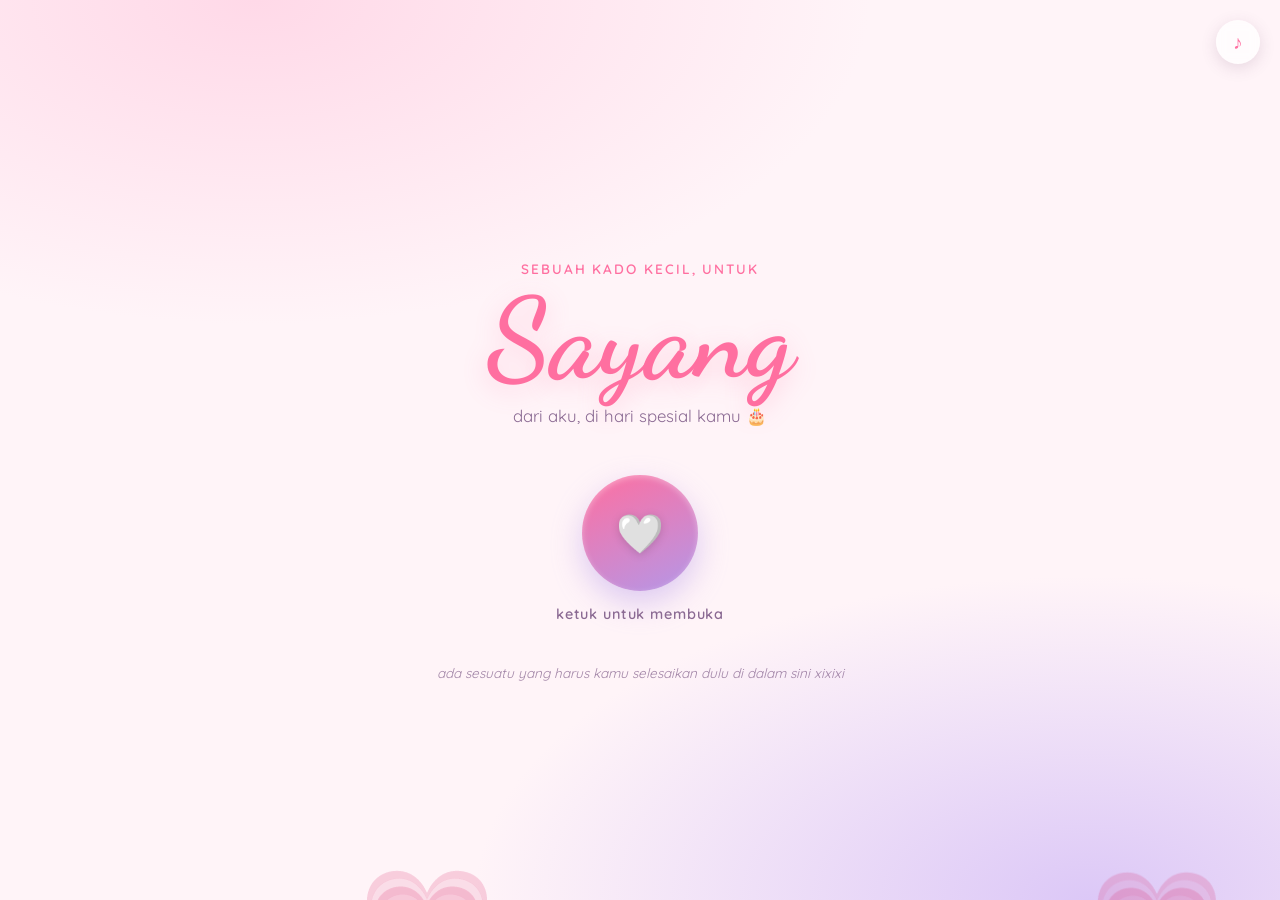
<file: index.html>
<!DOCTYPE html>
<html lang="id">
<head>
<meta charset="UTF-8">
<meta name="viewport" content="width=device-width, initial-scale=1.0">
<title>Untuk sayang 🤍</title>
<meta name="description" content="Sebuah kado digital untuk Sayanggg, dari aku.">

<link rel="preconnect" href="https://fonts.googleapis.com">
<link rel="preconnect" href="https://fonts.gstatic.com" crossorigin>
<link href="https://fonts.googleapis.com/css2?family=Dancing+Script:wght@500;700&family=Playfair+Display:ital,wght@0,600;1,500;1,600&family=Quicksand:wght@400;500;600;700&display=swap" rel="stylesheet">

<link rel="stylesheet" href="style.css">
</head>
<body>

<!-- Ambient floating hearts, injected further by JS -->
<div class="floating-hearts" id="floating-hearts" aria-hidden="true"></div>
<svg width="0" height="0" style="position:absolute" aria-hidden="true">
  <defs>
    <clipPath id="heartClip" clipPathUnits="objectBoundingBox">
      <path d="M0.5,0.92 C0.5,0.92 0.05,0.58 0.05,0.32 C0.05,0.12 0.2,0 0.35,0 C0.45,0 0.5,0.09 0.5,0.18 C0.5,0.09 0.55,0 0.65,0 C0.8,0 0.95,0.12 0.95,0.32 C0.95,0.58 0.5,0.92 0.5,0.92 Z"/>
    </clipPath>
  </defs>
</svg>
<!-- Music control -->
<button id="music-toggle" class="music-toggle" aria-label="Aktifkan atau matikan musik" title="Musik">
  <span id="music-icon">♪</span>
</button>
<audio id="bgm" src="music.mp3" loop preload="none"></audio>
<audio id="secret-voice" src="suaraaku.mp3" preload="none"></audio>
<!-- BLOCKED SCREEN-->
<section id="scene-blocked" class="scene blocked-scene">
  <div class="scene-inner blocked-inner">
    <span class="blocked-icon">💻🤍</span>
    <p class="eyebrow">khusus untuk ayang</p>
    <h2 class="section-title">Buka dari laptop yaa saayaanggg </h2>
    <p class="blocked-text">Kado ini sengaja aku buat cuma bisa dibuka dari <strong>laptop atau komputer</strong>, bukan dari HP yang.</p>
    <p class="blocked-text">Coba buka lagi link ini nanti kalau kamu udah di depan laptop yaa ayang. Ada kejutan kecil yang nungguin kamu sayang 🤍</p>
  </div>
</section>

<main>

  <!-- SCENE 1 — THE GIFT -->
  <section id="scene-gift" class="scene is-active">
    <div class="scene-inner gift-inner">
      <p class="eyebrow">sebuah kado kecil, untuk</p>
      <h1 class="display-title">Sayang</h1>
      <p class="subtitle">dari aku, di hari spesial kamu 🎂</p>

      <button id="open-gift" class="seal-button" aria-label="Ketuk untuk membuka kado">
        <span class="seal-circle">
          <span class="seal-heart">🤍</span>
        </span>
        <span class="seal-label">ketuk untuk membuka</span>
      </button>

      <p class="gift-hint">ada sesuatu yang harus kamu selesaikan dulu di dalam sini xixixi</p>
    </div>
  </section>

  <!-- SCENE 2 — THE GAME -->
  <section id="scene-game" class="scene">
    <div class="scene-inner game-inner">
      <p class="eyebrow">satu tantangan kecil</p>
      <h2 class="section-title">Tangkap Hatinyaa sayang</h2>
      <p class="game-instruction">Sentuh <strong><span id="target">15</span> hati</strong> sebelum waktu habis, baru kadonya kebuka. semangat sayanggg ✨</p>
      <button id="skip-game-btn" class="skip-game-trigger" aria-label="."></button>
      <div class="game-hud">
        <div class="hud-pill">
          <span class="hud-label">skor</span>
          <span class="hud-value"><span id="score">0</span> / <span id="target2">35</span></span>
        </div>
        <div class="hud-pill">
          <span class="hud-label">waktu</span>
          <span class="hud-value"><span id="timer">35</span>s</span>
        </div>
      </div>

      <div id="game-area" class="game-area">
        <p id="game-start-hint" class="game-start-hint">ketuk di mana saja untuk mulai</p>
      </div>

      <div id="game-result" class="game-result hidden">
        <p id="game-result-text"></p>
        <button id="game-retry" class="ghost-button hidden">coba lagi, semangat ayang</button>
        <button id="game-cheat" class="ghost-button hidden">🔓 pake cheat aja xixixi</button>
        <button id="game-continue" class="continue-btn hidden">buka sesuatunya xixixi</button>
      </div>
    </div>
  </section>

  <!-- SCENE 3 — THE LETTER -->
  <section id="scene-letter" class="scene">
    <div class="scene-inner letter-inner">
      <div class="letter-card">
        <p class="letter-kicker">untuk ayang, hari ini 11 Agustus 2026</p>
        <h2 class="letter-heading"><em>Selamat Ulang Tahun</em></h2>

        <div class="letter-body">
          <p>Sayang,</p>
          <p>Di hari yang spesial ini, aku cuma pengen bilang satu hal ke kamu <strong>Happy Birthday</strong>. Makasih yaa sayang udah sealalu ada, bareng-bareng ngejalanin semuanya, dan bertahan sampai sejauh iniii yang.</p>
          <p>Aku tahu ngga gampang buat ngejalaninnya yang, apalagi soal pilian kamu buat kuliah di UNS, jauh dari rumah, jauh dari orang tua. Tapiii kamu lihat sendiri sekarang kan yang? Kamu buktiin sendiri kalau pilihan itu bukan sesuatu yang salah. Kamu makin kuat, makin mandiri, dan aku bersyukur bisa lihat perjalanan itu dari dekat taau yaaanggg.</p>
          <p>Makasih yaa ayang udah percaya, udah tetap semangat walau kadang capek, walau kadang kangen rumah. Setiap langkah kecil kammu itu berarti banget buat akuuu taauu.</p>
          <p>Di hari ulang tahunmu ini, aku mau titip doa yang tulus buat kamu yaa sayang. semoga panjang umur, sehat selalu, dimudahkan segala urusan dan kuliahnya, dan semua yang kamu impiin pelan-pelan jadi kenyataannya ya sayang ya? aamiin. Semoga aku masih bisa terus jadi orang yang nemenin setiap langkah kamu sekarang, dan nanti nantii ya sayang?.</p>
          <p>Selamat ulang tahun, Sayanggg. Aku sayang kamu, love you 💕.</p>
        </div>

        <p class="letter-signature">dari,  <span class="sig-name">Rafi</span> 🤍</p>
      </div>

      <button id="go-to-messages" class="ghost-button letter-next-btn">baca ucapan dari orang orang terdekat kamu →</button>
    </div>
  </section>

  <!-- SCENE 4 — MESSAGES FROM FRIENDS & FAMILY -->
  <section id="scene-messages" class="scene">
    <div class="scene-inner messages-inner">
      <p class="eyebrow">bukan cuma dari aku</p>
      <h2 class="section-title">Ucapan dari orang orang terdekat kamu</h2>
      <p class="messages-sub" id="messages-sub">memuat ucapan...</p>
      <button id="view-toggle" class="ghost-button view-toggle hidden">lihat semua sekaligus</button>
      <div id="messages-carousel" class="messages-carousel hidden">
        <button id="msg-prev" class="carousel-arrow carousel-arrow-left" aria-label="Ucapan sebelumnya">‹</button>

        <div class="message-card">
          <p class="message-text" id="msg-text"></p>
          <p class="message-author" id="msg-author"></p>
        </div>

        <button id="msg-next" class="carousel-arrow carousel-arrow-right" aria-label="Ucapan berikutnya">›</button>
      </div>

      <div class="carousel-dots" id="carousel-dots"></div>
      <div id="secret-message" class="secret-message hidden">

  <div id="secret-locked" class="secret-locked">
    <span class="secret-lock-icon">🔒</span>
    <p class="secret-title">Ada satu pesan rahasia lagi...</p>
    <p class="secret-hint">Cuma buat ayang 💛</p>

    <form id="secret-unlock-form" class="secret-unlock-form">
      <input type="text" id="secret-username" class="secret-input" placeholder="username" autocomplete="off" required>
      <input type="password" id="secret-password" class="secret-input" placeholder="password" autocomplete="off" required>
      <button type="submit" class="ghost-button secret-unlock-btn">buka pesan rahasia</button>
    </form>
    <p id="secret-error" class="secret-error hidden">Username atau password nya salah, coba lagi yaa ayang.</p>
  </div>

  <div id="secret-unlocked" class="secret-unlocked hidden">
    <p class="secret-kicker">psst, ini yang paling spesial</p>
    <h3 class="secret-heading"><em>Buat ayang, aku ada sesuatu yang rahasia xixixi</em></h3>

    <div class="secret-text">
      <p>Seneng kan ayaanggg, banyak orang yg saaayaang saamaa ayaangggg. Tapii maaf aku ngga bisa ikut ngrayain huhuhu. Aku minta ayang kuliah yang bener, belajar yang rajin ya sayang ya? Semua orang di sini mengharapkan yang terbaik buat kaamuu taaauuu. Aakuuu saayaaang baaangeeett taaauuu ssaaamaaa kaaamuuuu aayaaangggg. Kita bentar lagi ketemu ya sayang ya? Ini aku bikinin kado digital buat kamu, tapi aku juga ada kado yang nyata buat kamu sayang. Aku mau kasih kamu kado ini pas kita ketemu nanti, semoga kamu suka yaa ayanggg. Aku udah ngga sabar ketemu ayang, peeengggiiiin muteri kota soloooo saamaaa ayaangggggg.</p> 
      <p><span class="sig-name">You’re my favorite part of every single day</span></p>
    </div>
    <div class="secret-photos">
      <img class="heart-photo" src="photos/foto1.jpg" alt="">
      <img class="heart-photo" src="photos/foto2.jpg" alt="">
      <img class="heart-photo" src="photos/foto3.jpg" alt="" id="secret-photo-trigger">
      <img class="heart-photo" src="photos/foto4.jpg" alt="">
      <img class="heart-photo" src="photos/foto5.jpg" alt="">
      <img class="heart-photo" src="photos/foto6.jpg" alt="">
    </div>
  </div>

</div>
      <div id="messages-grid" class="messages-grid hidden"></div>
      <div id="messages-empty" class="messages-empty hidden">
        <p>Belum ada ucapan yang masuk yang. Coba cek lagi nanti yaa sayang 🤍</p>
      </div>

      <div id="messages-error" class="messages-empty hidden">
        <p>Ucapan lagi nggak bisa dimuat. Coba muat ulang halamannya yaa ayang.</p>
      </div>

      <button id="msg-refresh" class="ghost-button messages-refresh">muat ulang ucapan</button>
    </div>
  </section>

</main>
<div id="cheat-modal" class="cheat-modal hidden">
  <div class="cheat-modal-card">
    <p class="cheat-modal-title">Masukin kode rahasia</p>
    <p class="cheat-modal-sub">Siang siang minum es</p>
    <form id="cheat-modal-form">
      <input type="password" id="cheat-modal-input" class="secret-input" placeholder="password" autocomplete="off">
      <div class="cheat-modal-actions">
        <button type="button" id="cheat-modal-cancel" class="ghost-button">batal</button>
        <button type="submit" class="ghost-button">buka</button>
      </div>
    </form>
    <p id="cheat-modal-error" class="secret-error hidden">Kodenya salah, coba lagi ya ya ayang.</p>
  </div>
   <div id="voice-modal" class="cheat-modal hidden">
  <div class="cheat-modal-card">
    <p class="cheat-modal-title">🎧 Coba dengerin ini ya ayang </p>
    <p class="cheat-modal-sub">selamat yaa ayang udah berhasil ngelewatin game tadi, ini aku ada sesuatu buat kamu. Makasih yaa sayang udah ngikutin game aku, love you🤍</p>
    <button type="button" id="voice-modal-close" class="ghost-button">tutup</button>
  </div>
</div>
</div>
<script src="script.js"></script>
</body>
</html>
</file>
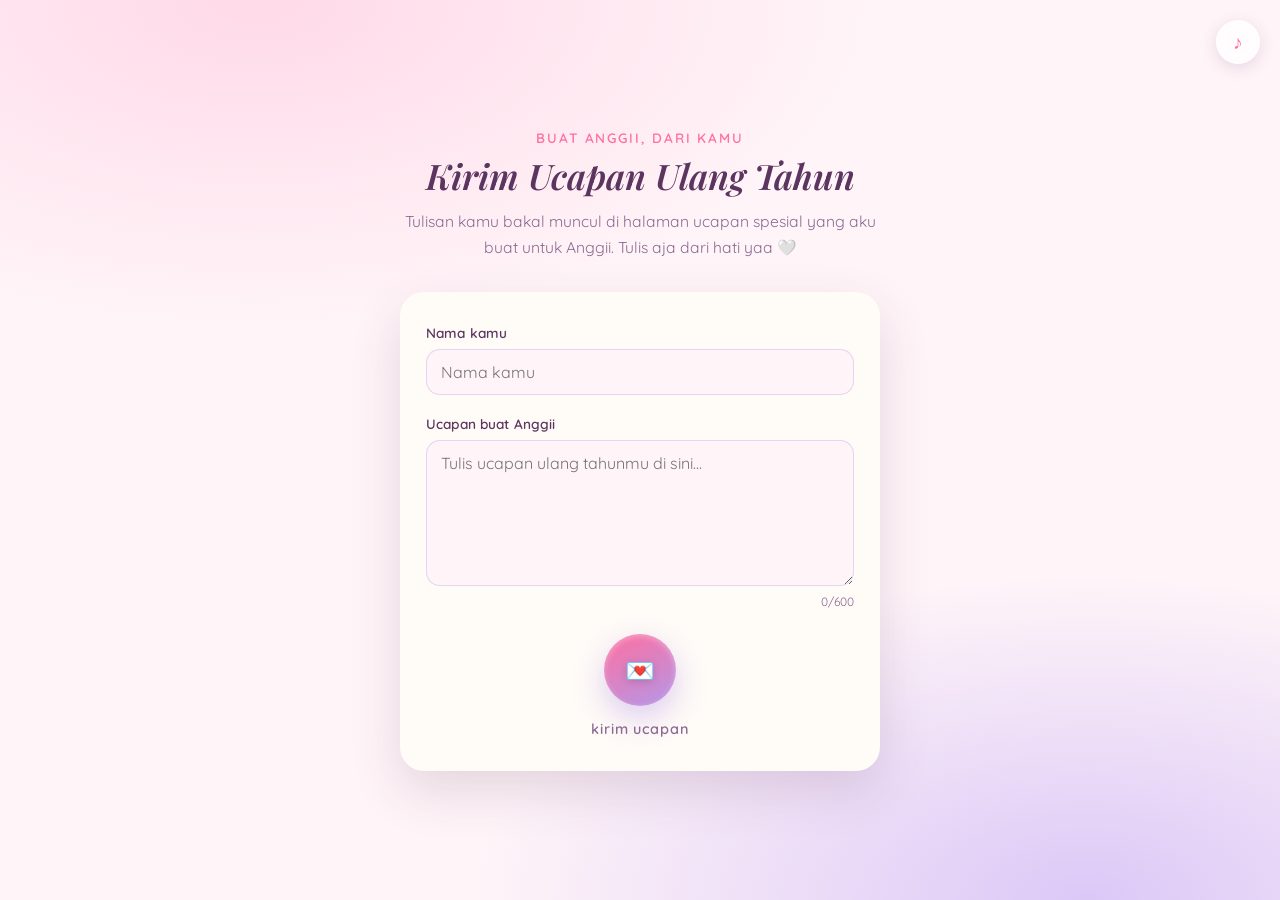
<file: form.html>
<!DOCTYPE html>
<html lang="id">
<head>
<meta charset="UTF-8">
<meta name="viewport" content="width=device-width, initial-scale=1.0">
<title>Kirim Ucapan untuk Anggii 🤍</title>
<meta name="description" content="Kirim ucapan ulang tahun untuk Anggii.">

<link rel="preconnect" href="https://fonts.googleapis.com">
<link rel="preconnect" href="https://fonts.gstatic.com" crossorigin>
<link href="https://fonts.googleapis.com/css2?family=Dancing+Script:wght@500;700&family=Playfair+Display:ital,wght@0,600;1,500;1,600&family=Quicksand:wght@400;500;600;700&display=swap" rel="stylesheet">

<link rel="stylesheet" href="style.css">
</head>
<body class="submit-page-body">

<!-- Ambient floating hearts, same as main site -->
<div class="floating-hearts" id="floating-hearts" aria-hidden="true"></div>
<button id="music-toggle" class="music-toggle" aria-label="Aktifkan atau matikan musik" title="Musik">
<span id="music-icon">♪</span>
</button>
<audio id="bgm" src="music.mp3" loop preload="none"></audio>
<main class="submit-main">
  <div class="scene-inner submit-inner">

    <p class="eyebrow">buat Anggii, dari kamu</p>
    <h1 class="section-title">Kirim Ucapan Ulang Tahun</h1>
    <p class="submit-sub">Tulisan kamu bakal muncul di halaman ucapan spesial yang aku buat untuk Anggii. Tulis aja dari hati yaa 🤍</p>

    <form id="submit-form" class="submit-form is-fading-out">
      <label class="form-field">
        <span class="form-label">Nama kamu</span>
        <input type="text" id="field-nama" name="nama" placeholder="Nama kamu" maxlength="60" required>
      </label>

      <label class="form-field">
        <span class="form-label">Ucapan buat Anggii</span>
        <textarea id="field-pesan" name="pesan" rows="6" placeholder="Tulis ucapan ulang tahunmu di sini..." maxlength="600" required></textarea>
        <span class="char-count"><span id="char-count-num">0</span>/600</span>
      </label>

      <button type="submit" id="submit-btn" class="seal-button small submit-btn">
        <span class="seal-circle">
          <span class="seal-heart">💌</span>
        </span>
        <span class="seal-label" id="submit-btn-label">kirim ucapan</span>
      </button>
    </form>

    <div id="submit-success" class="submit-state hidden">
      <p class="submit-state-title">Ucapan kamu udah terkirim 🎉</p>
      <p class="submit-state-text">Makasih yaa udah luangin waktu buat nulis ini. Anggii bakal baca ucapan kamu di hari spesialnya.</p>
      <button id="send-another" class="ghost-button">kirim ucapan lagi</button>
    </div>

    <div id="submit-error" class="submit-state hidden">
      <p class="submit-state-title">Waduh, gagal terkirim</p>
      <p class="submit-state-text">Coba periksa koneksi internetmu, lalu kirim ulang ya.</p>
      <button id="try-again" class="ghost-button">coba lagi</button>
    </div>

  </div>
</main>

<script src="form.js"></script>
</body>
</html>
</file>
<file: style.css>
/* ============================================
   TOKENS
   ============================================ */
:root {
  --bg-cream:      #FFF4F8;
  --blush:         #FFD9E8;
  --lavender:      #DCC8F7;
  --lavender-deep: #B497E8;
  --plum:          #5B3560;
  --plum-soft:     #8B6A93;
  --hotpink:       #FF6FA0;
  --gold:          #F3D9A4;
  --paper:         #FFFBF7;

  --font-display: 'Dancing Script', cursive;
  --font-serif:   'Playfair Display', serif;
  --font-body:    'Quicksand', sans-serif;

  --ease: cubic-bezier(0.22, 1, 0.36, 1);
}

* { box-sizing: border-box; }

button,
.falling-heart,
.seal-button,
.seal-circle,
.music-toggle,
.ghost-button,
.hud-pill,
.game-area,
.eyebrow,
.display-title,
.section-title {
  -webkit-user-select: none;
  -moz-user-select: none;
  -ms-user-select: none;
  user-select: none;
  -webkit-touch-callout: none;
  -webkit-tap-highlight-color: transparent;
}

html, body {
  margin: 0;
  padding: 0;
  min-height: 100%;
}

body {
  font-family: var(--font-body);
  color: var(--plum);
  background:
    radial-gradient(ellipse 80% 60% at 20% 0%, var(--blush) 0%, transparent 60%),
    radial-gradient(ellipse 80% 60% at 85% 100%, var(--lavender) 0%, transparent 60%),
    var(--bg-cream);
  min-height: 100vh;
  overflow-x: hidden;
  -webkit-font-smoothing: antialiased;
}

main { position: relative; z-index: 1; }

button {
  font-family: inherit;
  cursor: pointer;
  border: none;
  background: none;
}

button:focus-visible,
a:focus-visible {
  outline: 3px solid var(--lavender-deep);
  outline-offset: 3px;
  border-radius: 8px;
}

/* ============================================
   AMBIENT FLOATING HEARTS
   ============================================ */
.floating-hearts {
  position: fixed;
  inset: 0;
  pointer-events: none;
  overflow: hidden;
  z-index: 0;
}

.amb-heart {
  position: absolute;
  bottom: -10%;
  font-size: 1.4rem;
  opacity: 0.35;
  color: var(--lavender-deep);
  animation: rise linear infinite;
  will-change: transform;
}

@keyframes rise {
  0%   { transform: translateY(0) translateX(0) rotate(0deg); opacity: 0; }
  10%  { opacity: 0.4; }
  90%  { opacity: 0.35; }
  100% { transform: translateY(-110vh) translateX(var(--drift, 20px)) rotate(20deg); opacity: 0; }
}

/* ============================================
   MUSIC TOGGLE
   ============================================ */
.music-toggle {
  position: fixed;
  top: 20px;
  right: 20px;
  z-index: 50;
  width: 44px;
  height: 44px;
  border-radius: 50%;
  background: rgba(255,255,255,0.75);
  backdrop-filter: blur(6px);
  box-shadow: 0 4px 16px rgba(91, 53, 96, 0.15);
  display: flex;
  align-items: center;
  justify-content: center;
  color: var(--hotpink);
  font-size: 1.2rem;
  transition: transform 0.3s var(--ease);
}
.music-toggle:hover { transform: scale(1.08); }
.music-toggle.is-muted { color: var(--plum-soft); opacity: 0.6; }
.music-toggle.is-playing #music-icon { animation: pulse 1.2s ease-in-out infinite; }

@keyframes pulse {
  0%, 100% { transform: scale(1); }
  50% { transform: scale(1.2); }
}

/* ============================================
   SCENES — shared
   ============================================ */
.scene {
  min-height: 100vh;
  width: 100%;
  display: none;
  align-items: center;
  justify-content: center;
  padding: 32px 20px;
  position: relative;
}
.scene.is-active {
  display: flex;
  animation: scene-in 0.9s var(--ease);
}

@keyframes scene-in {
  from { opacity: 0; transform: translateY(18px) scale(0.98); }
  to   { opacity: 1; transform: translateY(0) scale(1); }
}

.scene-inner {
  width: 100%;
  max-width: 640px;
  text-align: center;
}

.eyebrow {
  font-size: 0.85rem;
  letter-spacing: 0.14em;
  text-transform: uppercase;
  color: var(--hotpink);
  font-weight: 600;
  margin: 0 0 6px;
}

.section-title {
  font-family: var(--font-serif);
  font-style: italic;
  font-weight: 600;
  font-size: clamp(1.6rem, 5vw, 2.2rem);
  color: var(--plum);
  margin: 0 0 10px;
}

/* ============================================
   SCENE 1 — GIFT
   ============================================ */
.gift-inner { padding-top: 6vh; }

.display-title {
  font-family: var(--font-display);
  font-weight: 700;
  font-size: clamp(4rem, 16vw, 7rem);
  line-height: 1;
  margin: 0;
  color: var(--hotpink);
  text-shadow: 0 6px 24px rgba(255, 111, 160, 0.25);
}

.subtitle {
  font-size: 1.05rem;
  color: var(--plum-soft);
  margin: 10px 0 48px;
}

.seal-button {
  display: inline-flex;
  flex-direction: column;
  align-items: center;
  gap: 14px;
  transition: transform 0.35s var(--ease);
}
.seal-button:hover { transform: translateY(-4px); }
.seal-button:active { transform: translateY(0) scale(0.97); }

.seal-circle {
  width: 116px;
  height: 116px;
  border-radius: 50%;
  background: linear-gradient(155deg, var(--hotpink), var(--lavender-deep));
  display: flex;
  align-items: center;
  justify-content: center;
  box-shadow:
    0 12px 30px rgba(180, 151, 232, 0.45),
    inset 0 2px 6px rgba(255,255,255,0.35);
  animation: breathe 3.2s ease-in-out infinite;
}

@keyframes breathe {
  0%, 100% { transform: scale(1); }
  50% { transform: scale(1.05); }
}

.seal-heart { font-size: 2.4rem; filter: drop-shadow(0 2px 4px rgba(0,0,0,0.15)); }

.seal-label {
  font-size: 0.9rem;
  letter-spacing: 0.06em;
  color: var(--plum-soft);
  font-weight: 600;
}

.seal-button.small .seal-circle { width: 72px; height: 72px; }
.seal-button.small .seal-heart { font-size: 1.5rem; }

#game-continue .seal-circle {
  border: 4px solid var(--gold);
  box-shadow:
    0 12px 30px rgba(180, 151, 232, 0.45),
    0 0 0 3px rgba(243, 217, 164, 0.35),
    inset 0 2px 6px rgba(255,255,255,0.35);
}

.gift-hint {
  margin-top: 40px;
  font-size: 0.85rem;
  color: var(--plum-soft);
  opacity: 0.8;
  font-style: italic;
}

/* opening animation state */
#scene-gift.is-opening .seal-circle {
  animation: crack 0.6s var(--ease) forwards;
}
@keyframes crack {
  0%   { transform: scale(1) rotate(0deg); }
  60%  { transform: scale(1.3) rotate(15deg); opacity: 1; }
  100% { transform: scale(0.2) rotate(45deg); opacity: 0; }
}

/* ============================================
   SCENE 2 — GAME
   ============================================ */
.game-inner { 
  max-width: 520px; 
  position: relative;
}
.skip-game-trigger {
  position: absolute;
  top: -4px;
  left: -4px;
  width: 30px;
  height: 30px;
  opacity: 0;
  background: transparent;
  border: none;
  padding: 0;
  z-index: 5;
}
.game-instruction {
  color: var(--plum-soft);
  margin: 0 0 22px;
  font-size: 1rem;
}

.game-hud {
  display: flex;
  justify-content: center;
  gap: 12px;
  margin-bottom: 18px;
}

.hud-pill {
  background: rgba(255,255,255,0.7);
  border: 1px solid rgba(180, 151, 232, 0.3);
  border-radius: 999px;
  padding: 8px 20px;
  display: flex;
  gap: 8px;
  align-items: baseline;
  font-weight: 600;
}
.hud-label {
  font-size: 0.7rem;
  text-transform: uppercase;
  letter-spacing: 0.08em;
  color: var(--plum-soft);
}
.hud-value { color: var(--hotpink); font-size: 1.05rem; }

.game-area {
  position: relative;
  width: 100%;
  height: 58vh;
  min-height: 360px;
  max-height: 520px;
  background: linear-gradient(180deg, rgba(255,255,255,0.55), rgba(220, 200, 247, 0.35));
  border-radius: 28px;
  overflow: hidden;
  border: 1px solid rgba(180, 151, 232, 0.25);
  box-shadow: inset 0 2px 20px rgba(180, 151, 232, 0.15);
  touch-action: none;
}

.game-start-hint {
  position: absolute;
  inset: 0;
  display: flex;
  align-items: center;
  justify-content: center;
  color: var(--plum-soft);
  font-weight: 600;
  font-size: 0.95rem;
  pointer-events: none;
  opacity: 1;
  transition: opacity 0.6s var(--ease);
}
.game-start-hint.is-fading {
  opacity: 0;
}

.falling-heart {
  position: absolute;
  top: -60px;
  font-size: 1.8rem;
  background: none;
  border: none;
  padding: 6px;
  line-height: 1;
  filter: drop-shadow(0 3px 6px rgba(91,53,96,0.2));
  opacity: 1;
  transition: transform 0.15s ease, opacity 0.5s ease;
}
.falling-heart:active { transform: scale(1.3); }
.falling-heart.is-fading-out {
  opacity: 0;
  transform: scale(0.6);
}

.plus-pop {
  position: absolute;
  font-family: var(--font-serif);
  font-weight: 700;
  font-style: italic;
  color: var(--hotpink);
  pointer-events: none;
  animation: pop-up 0.7s ease-out forwards;
  font-size: 1.1rem;
}
@keyframes pop-up {
  0%   { opacity: 1; transform: translateY(0) scale(0.8); }
  100% { opacity: 0; transform: translateY(-40px) scale(1.1); }
}

.game-result {
  margin-top: 22px;
  display: flex;
  flex-direction: column;
  align-items: center;
  gap: 14px;
}
.game-result.hidden { display: none; }
.game-result p { font-size: 1.05rem; font-weight: 600; margin: 0; }

.ghost-button {
  padding: 10px 26px;
  border-radius: 999px;
  border: 1.5px solid var(--lavender-deep);
  color: var(--plum);
  font-weight: 600;
  transition: background 0.25s var(--ease), transform 0.25s var(--ease);
}
.ghost-button:hover { background: rgba(180,151,232,0.15); transform: translateY(-2px); }
.hidden { display: none !important; }

.continue-btn {
  display: inline-block;
  margin-top: 6px;
  padding: 12px 34px;
  border-radius: 999px;
  background: var(--hotpink);
  color: #FFFFFF;
  font-weight: 700;
  font-size: 0.95rem;
  border: 1.5px solid var(--hotpink);
  transition: transform 0.25s var(--ease), background 0.25s var(--ease);
}
.continue-btn:hover {
  background: #FF4D8F;
  transform: translateY(-2px);
}

/* ============================================
   SCENE 3 — LETTER
   ============================================ */
.letter-inner { max-width: 620px; }

.letter-card {
  background: var(--paper);
  border-radius: 22px;
  padding: clamp(28px, 6vw, 56px);
  box-shadow:
    0 24px 60px rgba(91, 53, 96, 0.18),
    0 2px 0 rgba(255,255,255,0.6) inset;
  position: relative;
  text-align: left;
  animation: unfold 1s var(--ease);
}

@keyframes unfold {
  from { opacity: 0; transform: scale(0.92) translateY(20px); }
  to   { opacity: 1; transform: scale(1) translateY(0); }
}

.letter-card::before {
  content: "";
  position: absolute;
  top: 0; left: 0; right: 0;
  height: 6px;
  border-radius: 22px 22px 0 0;
  background: linear-gradient(90deg, var(--blush), var(--lavender), var(--gold));
}

.letter-kicker {
  text-align: center;
  font-size: 0.8rem;
  letter-spacing: 0.14em;
  text-transform: uppercase;
  color: var(--hotpink);
  font-weight: 600;
  margin: 6px 0 4px;
}

.letter-heading {
  text-align: center;
  font-family: var(--font-serif);
  font-weight: 600;
  font-size: clamp(1.8rem, 6vw, 2.6rem);
  color: var(--plum);
  margin: 0 0 28px;
}

.letter-body p {
  font-size: 1.02rem;
  line-height: 1.85;
  color: var(--plum);
  margin: 0 0 18px;
}
.letter-body strong { color: var(--hotpink); }

.letter-signature {
  text-align: right;
  margin-top: 30px;
  font-size: 1.1rem;
  color: var(--plum-soft);
}
.sig-name {
  font-family: var(--font-display);
  font-size: 1.8rem;
  color: var(--hotpink);
  font-weight: 700;
}

/* ============================================
   BLOCKED SCREEN (mobile not allowed)
   ============================================ */
.blocked-scene { display: none; }
.blocked-scene.is-active { display: flex; }

.blocked-inner {
  max-width: 440px;
  padding: 40px 28px;
  background: rgba(255,255,255,0.6);
  border-radius: 28px;
  border: 1px solid rgba(180, 151, 232, 0.3);
  box-shadow: 0 20px 50px rgba(91, 53, 96, 0.15);
}

.blocked-icon {
  display: block;
  font-size: 2.4rem;
  margin-bottom: 14px;
}

.blocked-text {
  color: var(--plum-soft);
  font-size: 1rem;
  line-height: 1.7;
  margin: 0 0 12px;
}
.blocked-text strong { color: var(--hotpink); }

.letter-next-btn {
  display: block;
  margin: 28px auto 0;
}

/* ============================================
   SCENE 4 — MESSAGES CAROUSEL
   ============================================ */
.messages-inner { max-width: 620px; }

.messages-inner {
  max-width: 620px;
  transition: max-width 0.3s var(--ease);
}

.secret-message {
  position: relative;
  margin: 0 0 26px;
  padding: 34px 28px;
  border-radius: 26px;
  background: linear-gradient(155deg, rgba(255,255,255,0.85), rgba(243,217,164,0.25));
  border: 2px solid var(--gold);
  box-shadow: 0 20px 50px rgba(91, 53, 96, 0.18);
  text-align: center;
  animation: secret-glow 3.2s ease-in-out infinite;
}
.secret-message.hidden { display: none; }

@keyframes secret-glow {
  0%, 100% { box-shadow: 0 20px 50px rgba(91, 53, 96, 0.18), 0 0 0 rgba(243,217,164,0); }
  50%      { box-shadow: 0 20px 50px rgba(91, 53, 96, 0.18), 0 0 34px rgba(243,217,164,0.55); }
}

.secret-lock-icon { display: block; font-size: 2rem; margin-bottom: 8px; }

.secret-title {
  font-family: var(--font-serif);
  font-style: italic;
  font-weight: 600;
  font-size: 1.25rem;
  color: var(--plum);
  margin: 0 0 4px;
}
.secret-hint {
  color: var(--plum-soft);
  font-size: 0.9rem;
  margin: 0 0 20px;
}

.secret-unlock-form {
  display: flex;
  flex-wrap: wrap;
  gap: 10px;
  justify-content: center;
  align-items: center;
}
.secret-input {
  font-family: var(--font-body);
  font-size: 0.95rem;
  padding: 10px 14px;
  border-radius: 12px;
  border: 1.5px solid rgba(180, 151, 232, 0.4);
  background: var(--paper);
  color: var(--plum);
  width: 160px;
}
.secret-input:focus {
  outline: none;
  border-color: var(--hotpink);
  box-shadow: 0 0 0 4px rgba(255, 111, 160, 0.15);
}
.secret-unlock-btn { font-size: 0.85rem; }

.secret-error {
  color: var(--hotpink);
  font-size: 0.85rem;
  font-weight: 600;
  margin: 14px 0 0;
}
.secret-error.hidden { display: none; }

.secret-unlocked.hidden { display: none; }
.secret-unlocked { animation: unfold 0.8s var(--ease); }

.secret-kicker {
  font-size: 0.8rem;
  letter-spacing: 0.12em;
  text-transform: uppercase;
  color: var(--hotpink);
  font-weight: 600;
  margin: 0 0 6px;
}
.secret-heading {
  font-family: var(--font-serif);
  font-weight: 600;
  font-size: clamp(1.3rem, 4vw, 1.7rem);
  color: var(--plum);
  margin: 0 0 18px;
}
.secret-text {
  text-align: center;
  max-width: 480px;
  margin: 0 auto 26px;
}
.secret-text p {
  font-size: 1rem;
  line-height: 1.8;
  color: var(--plum);
  margin: 0 0 14px;
}

.secret-photos {
  display: flex;
  flex-wrap: wrap;
  justify-content: center;
  gap: 14px;
}
.heart-photo {
  width: 110px;
  height: 100px;
  object-fit: cover;
  clip-path: url(#heartClip);
  box-shadow: 0 6px 16px rgba(91, 53, 96, 0.25);
  transition: transform 0.3s var(--ease);
  background: var(--blush);
}
.heart-photo:hover { transform: scale(1.08) rotate(-2deg); }
.heart-photo:nth-child(even) { transform: rotate(3deg); }
.heart-photo:nth-child(even):hover { transform: scale(1.08) rotate(3deg); }
.heart-photo:nth-child(3n) { transform: rotate(-4deg); }
.heart-photo:nth-child(3n):hover { transform: scale(1.08) rotate(-4deg); }

.messages-sub {
  color: var(--plum-soft);
  margin: 0 0 30px;
  font-size: 0.95rem;
}

.messages-carousel {
  display: flex;
  align-items: center;
  justify-content: center;
  gap: 14px;
}

.view-toggle {
  display: block;
  margin: 0 auto 26px;
  font-size: 0.85rem;
}
.view-toggle.hidden { display: none; }

.messages-grid {
  display: grid;
  grid-template-columns: repeat(auto-fit, minmax(220px, 1fr));
  gap: 16px;
  text-align: left;
  animation: card-in 0.4s var(--ease);
}
.message-card-rafi {
  grid-column: 1 / -1;
  border: 2px solid var(--hotpink);
  background: linear-gradient(155deg, rgba(255,255,255,0.9), rgba(255,217,232,0.3));
}
.message-card-rafi .message-author { color: var(--hotpink); }

#secret-photo-trigger {
  cursor: pointer;
}
.messages-grid.hidden { display: none; }

.messages-grid .message-card {
  min-height: auto;
  max-width: none;
  padding: 22px 20px;
  gap: 12px;
  animation: none;
}
.messages-grid .message-text {
  font-size: 0.95rem;
  line-height: 1.65;
}
.messages-grid .message-author {
  font-size: 1.15rem;
}

.messages-inner.is-grid-view { max-width: 920px; }
.messages-carousel.hidden { display: none; }

.carousel-arrow {
  flex: 0 0 auto;
  width: 44px;
  height: 44px;
  border-radius: 50%;
  background: rgba(255,255,255,0.75);
  color: var(--hotpink);
  font-size: 1.6rem;
  line-height: 1;
  display: flex;
  align-items: center;
  justify-content: center;
  box-shadow: 0 6px 18px rgba(91, 53, 96, 0.15);
  transition: transform 0.25s var(--ease), background 0.25s var(--ease);
}
.carousel-arrow:hover { transform: scale(1.08); background: #fff; }

.message-card {
  flex: 1 1 auto;
  min-height: 220px;
  max-width: 440px;
  background: var(--paper);
  border-radius: 22px;
  padding: 32px 28px;
  box-shadow: 0 18px 46px rgba(91, 53, 96, 0.16);
  display: flex;
  flex-direction: column;
  justify-content: center;
  gap: 18px;
  animation: card-in 0.5s var(--ease);
}

@keyframes card-in {
  from { opacity: 0; transform: translateY(10px) scale(0.98); }
  to   { opacity: 1; transform: translateY(0) scale(1); }
}

.message-text {
  font-size: 1.05rem;
  line-height: 1.75;
  color: var(--plum);
  margin: 0;
  white-space: pre-wrap;
}

.message-author {
  margin: 0;
  text-align: right;
  font-family: var(--font-display);
  font-size: 1.4rem;
  color: var(--hotpink);
  font-weight: 700;
}

.carousel-dots {
  display: flex;
  justify-content: center;
  gap: 8px;
  margin-top: 22px;
  flex-wrap: wrap;
  max-width: 400px;
  margin-left: auto;
  margin-right: auto;
}

.carousel-dot {
  width: 8px;
  height: 8px;
  border-radius: 50%;
  background: rgba(180, 151, 232, 0.35);
  transition: background 0.25s var(--ease), transform 0.25s var(--ease);
}
.carousel-dot.is-active {
  background: var(--hotpink);
  transform: scale(1.3);
}

.messages-empty {
  color: var(--plum-soft);
  font-size: 0.95rem;
  padding: 30px 20px;
}
.messages-empty.hidden { display: none; }

.messages-refresh {
  display: block;
  margin: 30px auto 0;
  font-size: 0.85rem;
}

/* ============================================
   SUBMIT PAGE (kirim-ucapan.html)
   ============================================ */
.submit-page-body { min-height: 100vh; }

.submit-main {
  min-height: 100vh;
  display: flex;
  align-items: center;
  justify-content: center;
  padding: 40px 20px;
  position: relative;
  z-index: 1;
}

.submit-inner {
  max-width: 480px;
  width: 100%;
  text-align: center;
  animation: scene-in 0.9s var(--ease);
}

.submit-sub {
  color: var(--plum-soft);
  font-size: 0.98rem;
  line-height: 1.6;
  margin: 4px 0 32px;
}

.submit-form {
  background: var(--paper);
  border-radius: 24px;
  padding: 32px 26px;
  box-shadow: 0 20px 50px rgba(91, 53, 96, 0.16);
  display: flex;
  flex-direction: column;
  gap: 20px;
  text-align: left;
  opacity: 1;
  transform: scale(1) translateY(0);
  transition: opacity 0.35s var(--ease), transform 0.35s var(--ease);
}

.form-field {
  display: flex;
  flex-direction: column;
  gap: 8px;
  position: relative;
}

.form-label {
  font-size: 0.85rem;
  font-weight: 600;
  color: var(--plum);
  letter-spacing: 0.01em;
}

.form-field input,
.form-field textarea {
  font-family: var(--font-body);
  font-size: 1rem;
  color: var(--plum);
  background: var(--bg-cream);
  border: 1.5px solid rgba(180, 151, 232, 0.35);
  border-radius: 14px;
  padding: 12px 14px;
  resize: vertical;
  transition: border-color 0.25s var(--ease), box-shadow 0.25s var(--ease);
}

.form-field input:focus,
.form-field textarea:focus {
  outline: none;
  border-color: var(--hotpink);
  box-shadow: 0 0 0 4px rgba(255, 111, 160, 0.15);
}

.char-count {
  align-self: flex-end;
  font-size: 0.75rem;
  color: var(--plum-soft);
}

.submit-btn { align-self: center; margin-top: 4px; }
.submit-btn:disabled { opacity: 0.55; pointer-events: none; }

.is-fading-out {
  opacity: 0;
  transform: scale(0.96) translateY(10px);
}

.submit-state {
  margin-top: 26px;
  display: flex;
  flex-direction: column;
  align-items: center;
  gap: 10px;
  opacity: 1;
  transform: scale(1) translateY(0);
  transition: opacity 0.35s var(--ease), transform 0.35s var(--ease);
}
.submit-state.hidden { display: none; }

.submit-state-title {
  font-family: var(--font-serif);
  font-style: italic;
  font-weight: 600;
  font-size: 1.3rem;
  color: var(--plum);
  margin: 0;
}
.submit-state-text {
  color: var(--plum-soft);
  font-size: 0.95rem;
  line-height: 1.6;
  margin: 0;
  max-width: 380px;
}

/* ============================================
   RESPONSIVE
   ============================================ */
@media (max-width: 480px) {
  .game-hud { flex-wrap: wrap; }
  .letter-card { padding: 24px; }
  .seal-circle { width: 100px; height: 100px; }
}

/* ============================================
   REDUCED MOTION
   ============================================ */
@media (prefers-reduced-motion: reduce) {
  * { animation-duration: 0.01ms !important; animation-iteration-count: 1 !important; transition-duration: 0.01ms !important; }
}
.cheat-modal {
  position: fixed;
  inset: 0;
  background: rgba(91, 53, 96, 0.35);
  backdrop-filter: blur(3px);
  display: flex;
  align-items: center;
  justify-content: center;
  z-index: 100;
}
.cheat-modal.hidden { display: none; }

.cheat-modal-card {
  background: var(--paper);
  border-radius: 22px;
  padding: 30px 26px;
  max-width: 320px;
  width: calc(100% - 40px);
  text-align: center;
  box-shadow: 0 24px 60px rgba(91, 53, 96, 0.3);
  animation: unfold 0.35s var(--ease);
}
.cheat-modal-title {
  font-family: var(--font-serif);
  font-style: italic;
  font-weight: 600;
  font-size: 1.2rem;
  color: var(--plum);
  margin: 0 0 4px;
}
.cheat-modal-sub {
  font-size: 0.88rem;
  color: var(--plum-soft);
  margin: 0 0 18px;
}
#cheat-modal-form {
  display: flex;
  flex-direction: column;
  gap: 14px;
}
#cheat-modal-input { width: 100%; }
.cheat-modal-actions {
  display: flex;
  gap: 10px;
  justify-content: center;
}
</file>
